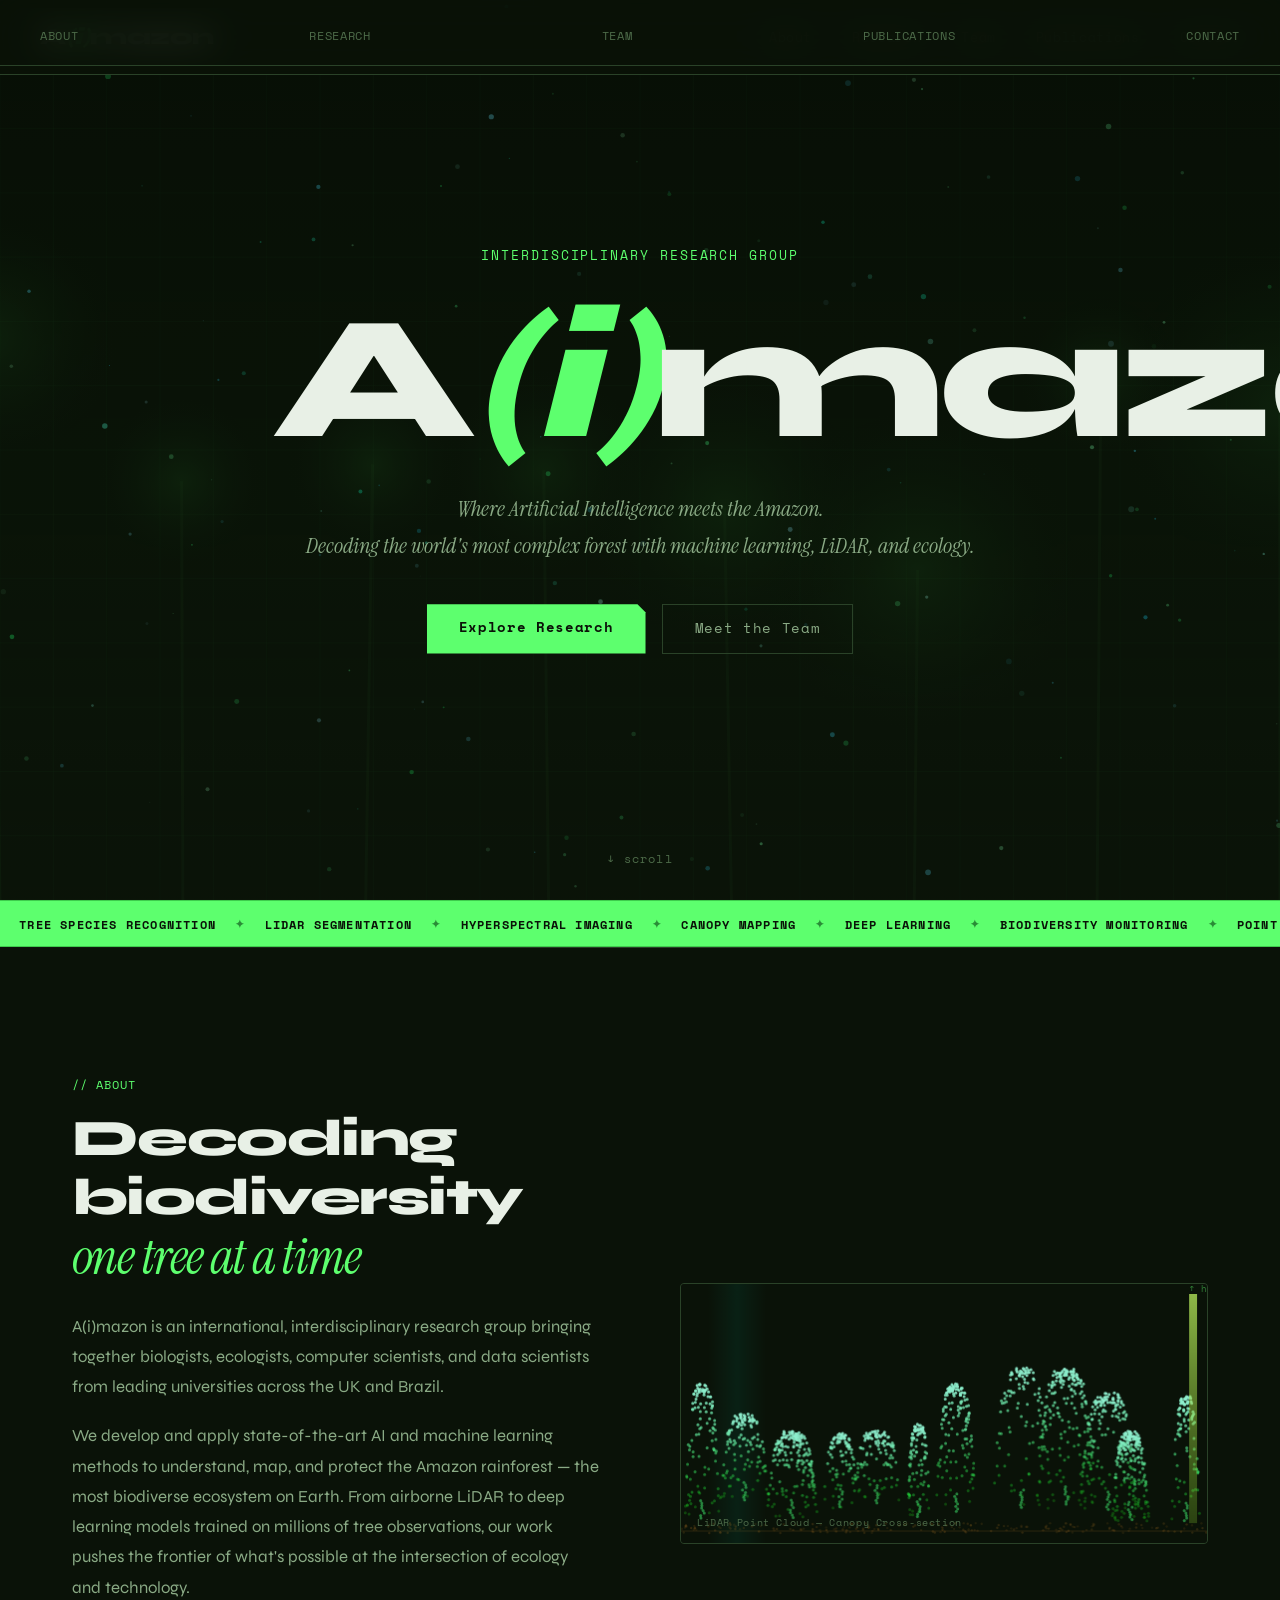
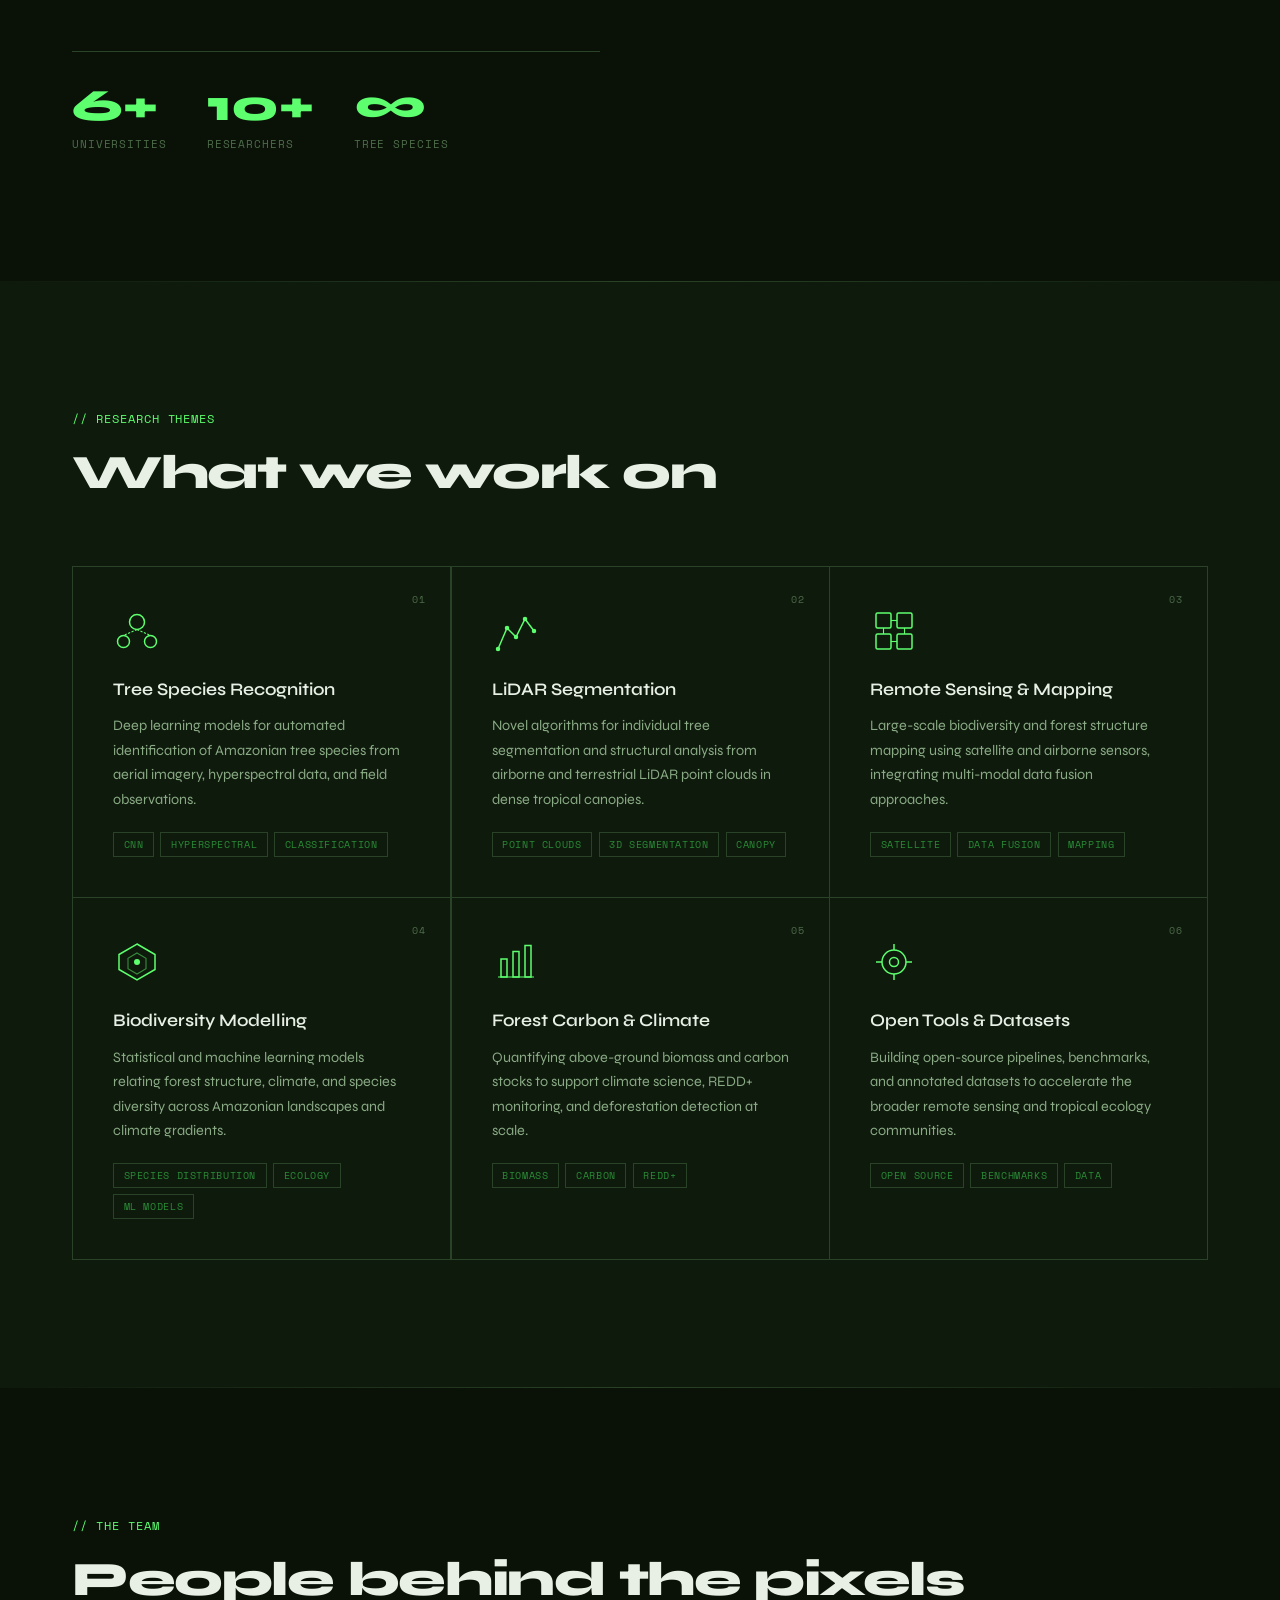
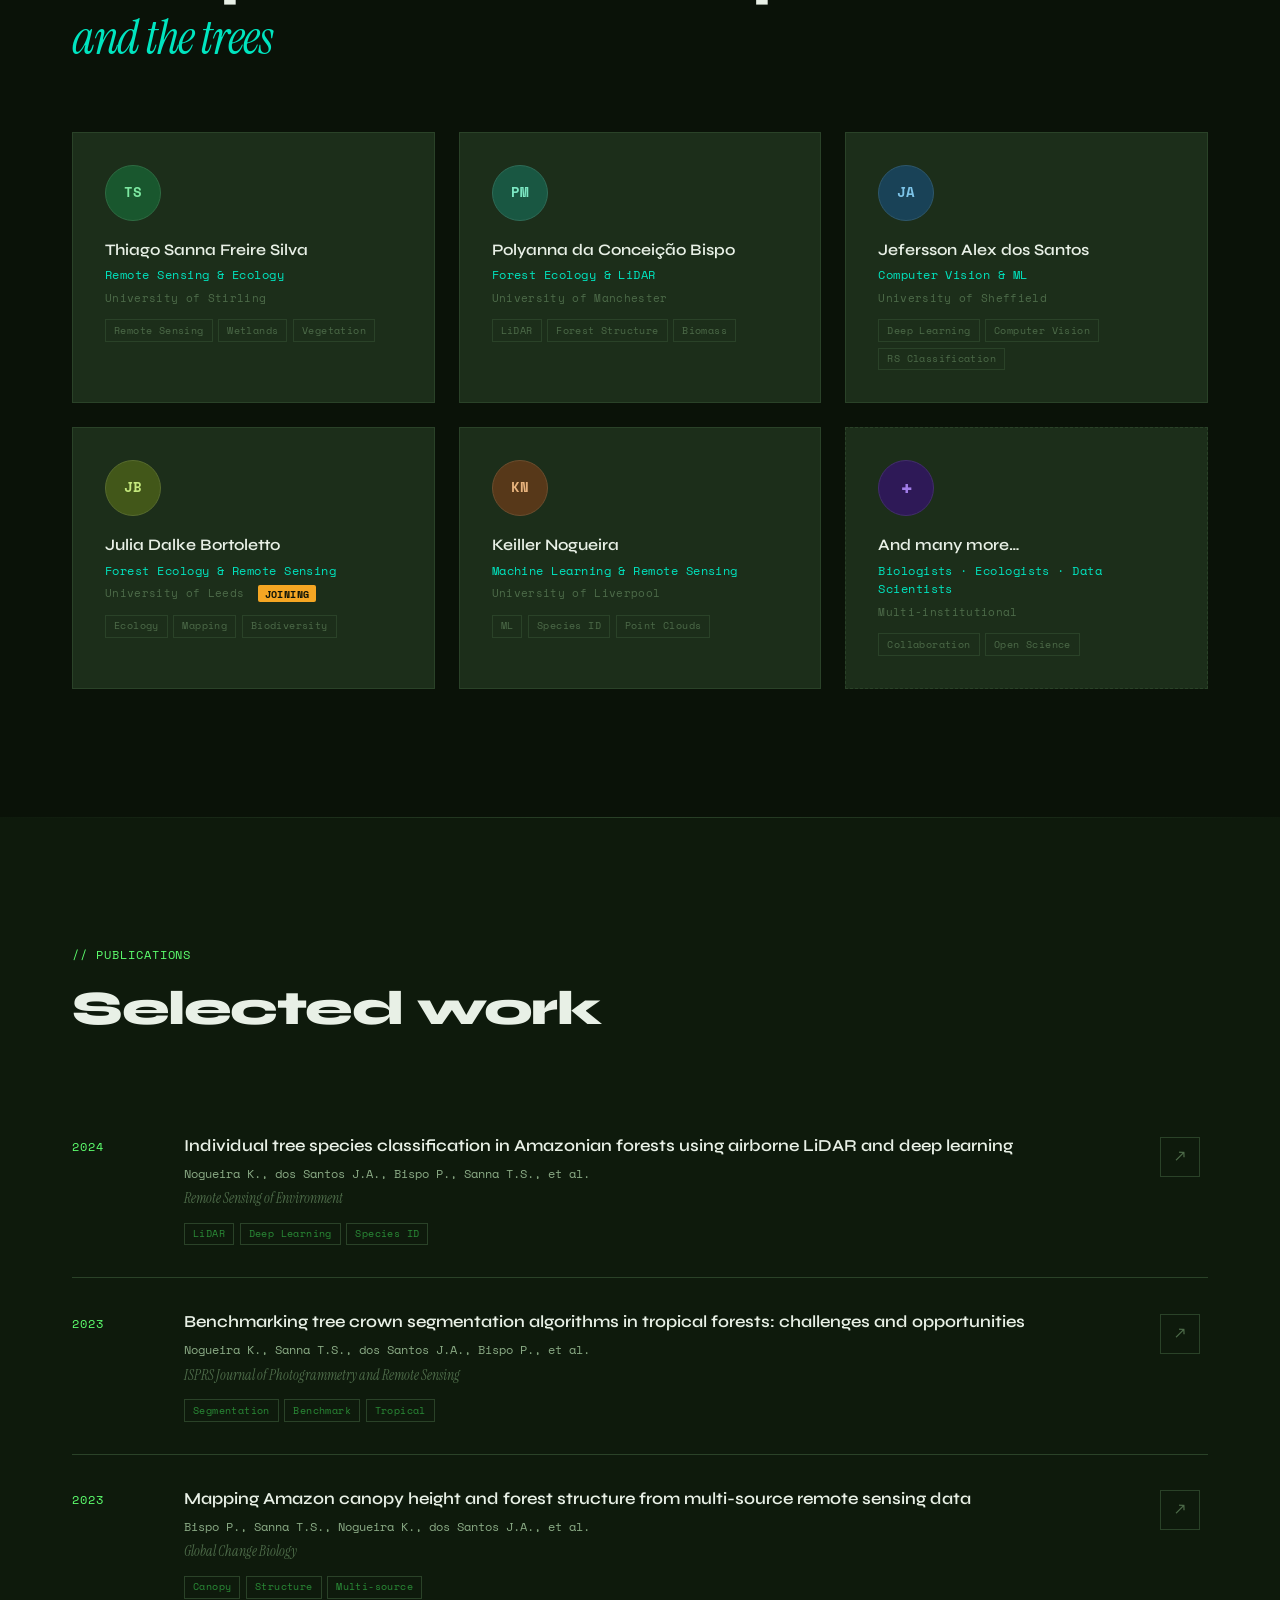
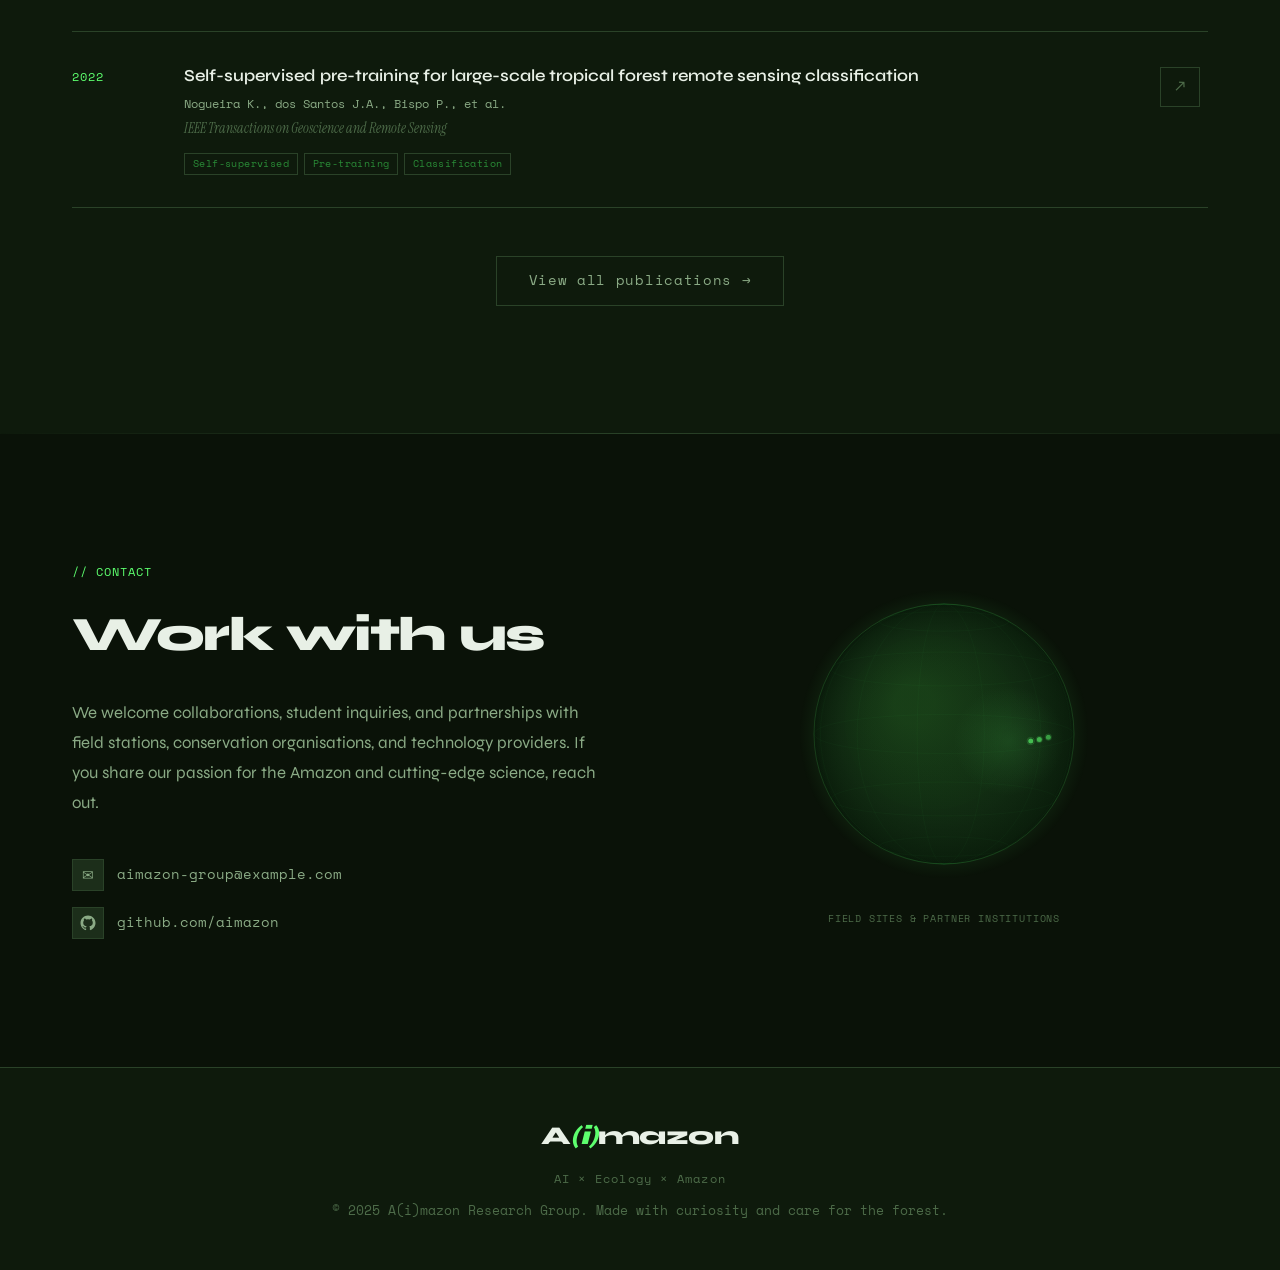
<file: index.html>
<!DOCTYPE html>
<html lang="en">
<head>
  <meta charset="UTF-8" />
  <meta name="viewport" content="width=device-width, initial-scale=1.0"/>
  <title>A(i)mazon — AI & Remote Sensing for Amazonian Biodiversity</title>
  <link rel="preconnect" href="https://fonts.googleapis.com">
  <link rel="preconnect" href="https://fonts.gstatic.com" crossorigin>
  <link href="https://fonts.googleapis.com/css2?family=Instrument+Serif:ital@0;1&family=Space+Mono:ital,wght@0,400;0,700;1,400&family=Syne:wght@400;600;800&display=swap" rel="stylesheet">
  <link rel="stylesheet" href="style.css"/>
</head>
<body>

  <!-- NAV -->
  <nav>
    <div class="nav-logo">A<span class="ai-bracket">(i)</span>mazon</div>
    <ul class="nav-links">
      <li><a href="#about">About</a></li>
      <li><a href="#research">Research</a></li>
      <li><a href="#team">Team</a></li>
      <li><a href="#publications">Publications</a></li>
      <li><a href="#contact">Contact</a></li>
    </ul>
    <button class="nav-burger" aria-label="menu">&#9776;</button>
  </nav>

  <!-- HERO -->
  <header class="hero" id="top">
    <canvas id="canopy-canvas"></canvas>
    <div class="hero-content">
      <div class="hero-eyebrow">Interdisciplinary Research Group</div>
      <h1 class="hero-title">
        A<span class="ai-bracket">(i)</span>mazon
      </h1>
      <p class="hero-sub">
        Where Artificial Intelligence meets the Amazon.<br>
        Decoding the world's most complex forest with machine learning, LiDAR, and ecology.
      </p>
      <div class="hero-cta">
        <a href="#research" class="btn-primary">Explore Research</a>
        <a href="#team" class="btn-ghost">Meet the Team</a>
      </div>
    </div>
    <div class="hero-scroll-hint">↓ scroll</div>
  </header>

  <!-- TICKER -->
  <div class="ticker-wrap">
    <div class="ticker">
      <span>Tree Species Recognition</span>
      <span class="sep">✦</span>
      <span>LiDAR Segmentation</span>
      <span class="sep">✦</span>
      <span>Hyperspectral Imaging</span>
      <span class="sep">✦</span>
      <span>Canopy Mapping</span>
      <span class="sep">✦</span>
      <span>Deep Learning</span>
      <span class="sep">✦</span>
      <span>Biodiversity Monitoring</span>
      <span class="sep">✦</span>
      <span>Point Cloud Analysis</span>
      <span class="sep">✦</span>
      <span>Remote Sensing</span>
      <span class="sep">✦</span>
      <span>Forest Ecology</span>
      <span class="sep">✦</span>
      <span>Tree Species Recognition</span>
      <span class="sep">✦</span>
      <span>LiDAR Segmentation</span>
      <span class="sep">✦</span>
      <span>Hyperspectral Imaging</span>
      <span class="sep">✦</span>
      <span>Canopy Mapping</span>
      <span class="sep">✦</span>
      <span>Deep Learning</span>
      <span class="sep">✦</span>
      <span>Biodiversity Monitoring</span>
      <span class="sep">✦</span>
      <span>Point Cloud Analysis</span>
      <span class="sep">✦</span>
      <span>Remote Sensing</span>
      <span class="sep">✦</span>
      <span>Forest Ecology</span>
    </div>
  </div>

  <!-- ABOUT -->
  <section class="about" id="about">
    <div class="container">
      <div class="about-grid">
        <div class="about-text">
          <span class="section-label">// About</span>
          <h2>Decoding biodiversity<br><em>one tree at a time</em></h2>
          <p>
            A(i)mazon is an international, interdisciplinary research group bringing together biologists, ecologists, computer scientists, and data scientists from leading universities across the UK and Brazil.
          </p>
          <p>
            We develop and apply state-of-the-art AI and machine learning methods to understand, map, and protect the Amazon rainforest — the most biodiverse ecosystem on Earth. From airborne LiDAR to deep learning models trained on millions of tree observations, our work pushes the frontier of what's possible at the intersection of ecology and technology.
          </p>
          <div class="about-stats">
            <div class="stat">
              <span class="stat-number">6+</span>
              <span class="stat-label">Universities</span>
            </div>
            <div class="stat">
              <span class="stat-number">10+</span>
              <span class="stat-label">Researchers</span>
            </div>
            <div class="stat">
              <span class="stat-number">∞</span>
              <span class="stat-label">Tree species</span>
            </div>
          </div>
        </div>
        <div class="about-visual">
          <div class="lidar-viz" id="lidar-viz">
            <canvas id="lidar-canvas"></canvas>
            <div class="lidar-label">LiDAR Point Cloud — Canopy Cross-section</div>
          </div>
        </div>
      </div>
    </div>
  </section>

  <!-- RESEARCH -->
  <section class="research" id="research">
    <div class="container">
      <div class="section-header">
        <span class="section-label">// Research Themes</span>
        <h2>What we work on</h2>
      </div>
      <div class="research-grid">
        <div class="research-card" data-index="01">
          <div class="card-icon">
            <svg viewBox="0 0 64 64" fill="none" xmlns="http://www.w3.org/2000/svg">
              <circle cx="32" cy="20" r="10" stroke="currentColor" stroke-width="2"/>
              <circle cx="14" cy="46" r="8" stroke="currentColor" stroke-width="2"/>
              <circle cx="50" cy="46" r="8" stroke="currentColor" stroke-width="2"/>
              <line x1="32" y1="30" x2="14" y2="38" stroke="currentColor" stroke-width="1.5" stroke-dasharray="3 2"/>
              <line x1="32" y1="30" x2="50" y2="38" stroke="currentColor" stroke-width="1.5" stroke-dasharray="3 2"/>
            </svg>
          </div>
          <h3>Tree Species Recognition</h3>
          <p>Deep learning models for automated identification of Amazonian tree species from aerial imagery, hyperspectral data, and field observations.</p>
          <ul class="card-tags">
            <li>CNN</li><li>Hyperspectral</li><li>Classification</li>
          </ul>
        </div>

        <div class="research-card" data-index="02">
          <div class="card-icon">
            <svg viewBox="0 0 64 64" fill="none" xmlns="http://www.w3.org/2000/svg">
              <polyline points="8,56 20,28 32,40 44,16 56,32" stroke="currentColor" stroke-width="2" fill="none"/>
              <circle cx="20" cy="28" r="3" fill="currentColor"/>
              <circle cx="32" cy="40" r="3" fill="currentColor"/>
              <circle cx="44" cy="16" r="3" fill="currentColor"/>
              <circle cx="8" cy="56" r="3" fill="currentColor"/>
              <circle cx="56" cy="32" r="3" fill="currentColor"/>
            </svg>
          </div>
          <h3>LiDAR Segmentation</h3>
          <p>Novel algorithms for individual tree segmentation and structural analysis from airborne and terrestrial LiDAR point clouds in dense tropical canopies.</p>
          <ul class="card-tags">
            <li>Point Clouds</li><li>3D Segmentation</li><li>Canopy</li>
          </ul>
        </div>

        <div class="research-card" data-index="03">
          <div class="card-icon">
            <svg viewBox="0 0 64 64" fill="none" xmlns="http://www.w3.org/2000/svg">
              <rect x="8" y="8" width="20" height="20" rx="2" stroke="currentColor" stroke-width="2"/>
              <rect x="36" y="8" width="20" height="20" rx="2" stroke="currentColor" stroke-width="2"/>
              <rect x="8" y="36" width="20" height="20" rx="2" stroke="currentColor" stroke-width="2"/>
              <rect x="36" y="36" width="20" height="20" rx="2" stroke="currentColor" stroke-width="2"/>
              <line x1="28" y1="18" x2="36" y2="18" stroke="currentColor" stroke-width="1.5"/>
              <line x1="18" y1="28" x2="18" y2="36" stroke="currentColor" stroke-width="1.5"/>
              <line x1="46" y1="28" x2="46" y2="36" stroke="currentColor" stroke-width="1.5"/>
              <line x1="28" y1="46" x2="36" y2="46" stroke="currentColor" stroke-width="1.5"/>
            </svg>
          </div>
          <h3>Remote Sensing & Mapping</h3>
          <p>Large-scale biodiversity and forest structure mapping using satellite and airborne sensors, integrating multi-modal data fusion approaches.</p>
          <ul class="card-tags">
            <li>Satellite</li><li>Data Fusion</li><li>Mapping</li>
          </ul>
        </div>

        <div class="research-card" data-index="04">
          <div class="card-icon">
            <svg viewBox="0 0 64 64" fill="none" xmlns="http://www.w3.org/2000/svg">
              <path d="M32 8 L56 22 L56 42 L32 56 L8 42 L8 22 Z" stroke="currentColor" stroke-width="2" fill="none"/>
              <path d="M32 20 L44 27 L44 41 L32 48 L20 41 L20 27 Z" stroke="currentColor" stroke-width="1.5" fill="none" opacity="0.5"/>
              <circle cx="32" cy="32" r="4" fill="currentColor"/>
            </svg>
          </div>
          <h3>Biodiversity Modelling</h3>
          <p>Statistical and machine learning models relating forest structure, climate, and species diversity across Amazonian landscapes and climate gradients.</p>
          <ul class="card-tags">
            <li>Species Distribution</li><li>Ecology</li><li>ML Models</li>
          </ul>
        </div>

        <div class="research-card" data-index="05">
          <div class="card-icon">
            <svg viewBox="0 0 64 64" fill="none" xmlns="http://www.w3.org/2000/svg">
              <rect x="12" y="28" width="8" height="24" stroke="currentColor" stroke-width="2"/>
              <rect x="28" y="18" width="8" height="34" stroke="currentColor" stroke-width="2"/>
              <rect x="44" y="10" width="8" height="42" stroke="currentColor" stroke-width="2"/>
              <line x1="8" y1="52" x2="56" y2="52" stroke="currentColor" stroke-width="1.5"/>
            </svg>
          </div>
          <h3>Forest Carbon & Climate</h3>
          <p>Quantifying above-ground biomass and carbon stocks to support climate science, REDD+ monitoring, and deforestation detection at scale.</p>
          <ul class="card-tags">
            <li>Biomass</li><li>Carbon</li><li>REDD+</li>
          </ul>
        </div>

        <div class="research-card" data-index="06">
          <div class="card-icon">
            <svg viewBox="0 0 64 64" fill="none" xmlns="http://www.w3.org/2000/svg">
              <circle cx="32" cy="32" r="16" stroke="currentColor" stroke-width="2"/>
              <circle cx="32" cy="32" r="6" stroke="currentColor" stroke-width="2"/>
              <line x1="32" y1="8" x2="32" y2="16" stroke="currentColor" stroke-width="2"/>
              <line x1="32" y1="48" x2="32" y2="56" stroke="currentColor" stroke-width="2"/>
              <line x1="8" y1="32" x2="16" y2="32" stroke="currentColor" stroke-width="2"/>
              <line x1="48" y1="32" x2="56" y2="32" stroke="currentColor" stroke-width="2"/>
            </svg>
          </div>
          <h3>Open Tools & Datasets</h3>
          <p>Building open-source pipelines, benchmarks, and annotated datasets to accelerate the broader remote sensing and tropical ecology communities.</p>
          <ul class="card-tags">
            <li>Open Source</li><li>Benchmarks</li><li>Data</li>
          </ul>
        </div>
      </div>
    </div>
  </section>

  <!-- TEAM -->
  <section class="team" id="team">
    <div class="container">
      <div class="section-header">
        <span class="section-label">// The Team</span>
        <h2>People behind the pixels<br><em>and the trees</em></h2>
      </div>
      <div class="team-grid">

        <div class="team-card">
          <div class="team-avatar" style="--hue:140">TS</div>
          <div class="team-info">
            <h3>Thiago Sanna Freire Silva</h3>
            <span class="team-role">Remote Sensing & Ecology</span>
            <span class="team-uni">University of Stirling</span>
            <div class="team-tags">
              <span>Remote Sensing</span>
              <span>Wetlands</span>
              <span>Vegetation</span>
            </div>
          </div>
        </div>

        <div class="team-card">
          <div class="team-avatar" style="--hue:160">PM</div>
          <div class="team-info">
            <h3>Polyanna da Conceição Bispo</h3>
            <span class="team-role">Forest Ecology & LiDAR</span>
            <span class="team-uni">University of Manchester</span>
            <div class="team-tags">
              <span>LiDAR</span>
              <span>Forest Structure</span>
              <span>Biomass</span>
            </div>
          </div>
        </div>

        <div class="team-card">
          <div class="team-avatar" style="--hue:200">JA</div>
          <div class="team-info">
            <h3>Jefersson Alex dos Santos</h3>
            <span class="team-role">Computer Vision & ML</span>
            <span class="team-uni">University of Sheffield</span>
            <div class="team-tags">
              <span>Deep Learning</span>
              <span>Computer Vision</span>
              <span>RS Classification</span>
            </div>
          </div>
        </div>

        <div class="team-card">
          <div class="team-avatar" style="--hue:80">JB</div>
          <div class="team-info">
            <h3>Julia Dalke Bortoletto</h3>
            <span class="team-role">Forest Ecology & Remote Sensing</span>
            <span class="team-uni">University of Leeds <span class="badge-new">Joining</span></span>
            <div class="team-tags">
              <span>Ecology</span>
              <span>Mapping</span>
              <span>Biodiversity</span>
            </div>
          </div>
        </div>

        <div class="team-card">
          <div class="team-avatar" style="--hue:30">KN</div>
          <div class="team-info">
            <h3>Keiller Nogueira</h3>
            <span class="team-role">Machine Learning & Remote Sensing</span>
            <span class="team-uni">University of Liverpool</span>
            <div class="team-tags">
              <span>ML</span>
              <span>Species ID</span>
              <span>Point Clouds</span>
            </div>
          </div>
        </div>

        <div class="team-card team-card--join">
          <div class="team-avatar" style="--hue:260">+</div>
          <div class="team-info">
            <h3>And many more…</h3>
            <span class="team-role">Biologists · Ecologists · Data Scientists</span>
            <span class="team-uni">Multi-institutional</span>
            <div class="team-tags">
              <span>Collaboration</span>
              <span>Open Science</span>
            </div>
          </div>
        </div>

      </div>
    </div>
  </section>

  <!-- PUBLICATIONS -->
  <section class="publications" id="publications">
    <div class="container">
      <div class="section-header">
        <span class="section-label">// Publications</span>
        <h2>Selected work</h2>
      </div>
      <div class="pub-list">

        <div class="pub-item">
          <div class="pub-year">2024</div>
          <div class="pub-body">
            <h4>Individual tree species classification in Amazonian forests using airborne LiDAR and deep learning</h4>
            <p class="pub-authors">Nogueira K., dos Santos J.A., Bispo P., Sanna T.S., et al.</p>
            <p class="pub-venue">Remote Sensing of Environment</p>
            <div class="pub-tags"><span>LiDAR</span><span>Deep Learning</span><span>Species ID</span></div>
          </div>
          <a href="#" class="pub-link" aria-label="View paper">↗</a>
        </div>

        <div class="pub-item">
          <div class="pub-year">2023</div>
          <div class="pub-body">
            <h4>Benchmarking tree crown segmentation algorithms in tropical forests: challenges and opportunities</h4>
            <p class="pub-authors">Nogueira K., Sanna T.S., dos Santos J.A., Bispo P., et al.</p>
            <p class="pub-venue">ISPRS Journal of Photogrammetry and Remote Sensing</p>
            <div class="pub-tags"><span>Segmentation</span><span>Benchmark</span><span>Tropical</span></div>
          </div>
          <a href="#" class="pub-link" aria-label="View paper">↗</a>
        </div>

        <div class="pub-item">
          <div class="pub-year">2023</div>
          <div class="pub-body">
            <h4>Mapping Amazon canopy height and forest structure from multi-source remote sensing data</h4>
            <p class="pub-authors">Bispo P., Sanna T.S., Nogueira K., dos Santos J.A., et al.</p>
            <p class="pub-venue">Global Change Biology</p>
            <div class="pub-tags"><span>Canopy</span><span>Structure</span><span>Multi-source</span></div>
          </div>
          <a href="#" class="pub-link" aria-label="View paper">↗</a>
        </div>

        <div class="pub-item">
          <div class="pub-year">2022</div>
          <div class="pub-body">
            <h4>Self-supervised pre-training for large-scale tropical forest remote sensing classification</h4>
            <p class="pub-authors">Nogueira K., dos Santos J.A., Bispo P., et al.</p>
            <p class="pub-venue">IEEE Transactions on Geoscience and Remote Sensing</p>
            <div class="pub-tags"><span>Self-supervised</span><span>Pre-training</span><span>Classification</span></div>
          </div>
          <a href="#" class="pub-link" aria-label="View paper">↗</a>
        </div>

      </div>
      <div class="pub-more">
        <a href="#" class="btn-ghost">View all publications →</a>
      </div>
    </div>
  </section>

  <!-- CONTACT / JOIN -->
  <section class="contact" id="contact">
    <div class="container">
      <div class="contact-inner">
        <div class="contact-text">
          <span class="section-label">// Contact</span>
          <h2>Work with us</h2>
          <p>We welcome collaborations, student inquiries, and partnerships with field stations, conservation organisations, and technology providers. If you share our passion for the Amazon and cutting-edge science, reach out.</p>
          <div class="contact-links">
            <a href="mailto:aimazon-group@example.com" class="contact-item">
              <span class="contact-icon">✉</span>
              aimazon-group@example.com
            </a>
            <a href="https://github.com/aimazon" class="contact-item" target="_blank" rel="noopener">
              <span class="contact-icon">
                <svg viewBox="0 0 24 24" fill="currentColor" width="18" height="18"><path d="M12 2C6.477 2 2 6.477 2 12c0 4.418 2.865 8.166 6.839 9.489.5.092.682-.217.682-.483 0-.237-.009-.868-.013-1.703-2.782.605-3.369-1.34-3.369-1.34-.454-1.154-1.11-1.462-1.11-1.462-.908-.62.069-.608.069-.608 1.003.07 1.531 1.03 1.531 1.03.892 1.529 2.341 1.087 2.91.831.091-.646.35-1.086.636-1.336-2.22-.253-4.555-1.11-4.555-4.943 0-1.091.39-1.984 1.029-2.683-.103-.253-.446-1.27.098-2.647 0 0 .84-.269 2.75 1.025A9.578 9.578 0 0 1 12 6.836a9.59 9.59 0 0 1 2.504.337c1.909-1.294 2.747-1.025 2.747-1.025.546 1.377.203 2.394.1 2.647.64.699 1.028 1.592 1.028 2.683 0 3.842-2.339 4.687-4.566 4.935.359.309.678.919.678 1.852 0 1.336-.012 2.415-.012 2.743 0 .267.18.579.688.481C19.138 20.163 22 16.418 22 12c0-5.523-4.477-10-10-10z"/></svg>
              </span>
              github.com/aimazon
            </a>
          </div>
        </div>
        <div class="contact-globe">
          <canvas id="globe-canvas"></canvas>
          <div class="globe-label">Field Sites & Partner Institutions</div>
        </div>
      </div>
    </div>
  </section>

  <!-- FOOTER -->
  <footer>
    <div class="container footer-inner">
      <div class="footer-logo">A<span class="ai-bracket">(i)</span>mazon</div>
      <p class="footer-tagline">AI × Ecology × Amazon</p>
      <p class="footer-copy">© 2025 A(i)mazon Research Group. Made with curiosity and care for the forest.</p>
      <nav class="footer-nav">
        <a href="#about">About</a>
        <a href="#research">Research</a>
        <a href="#team">Team</a>
        <a href="#publications">Publications</a>
        <a href="#contact">Contact</a>
      </nav>
    </div>
  </footer>

  <script src="main.js"></script>
</body>
</html>
</file>
<file: style.css>
/* ============================
   A(i)mazon — Stylesheet
   Aesthetic: Dark forest + neon data
   ============================ */

:root {
  --forest-deep: #0a1208;
  --forest-dark: #0e1a0c;
  --forest-mid: #152214;
  --forest-surface: #1c2e1a;
  --forest-border: #2a4228;
  --leaf-bright: #5dff6e;
  --leaf-mid: #3ecb4d;
  --leaf-muted: #2a8c37;
  --data-cyan: #00e5c0;
  --data-blue: #3ab6ff;
  --amber: #f5a623;
  --text-primary: #e8f0e6;
  --text-secondary: #8aaa85;
  --text-muted: #4d6b49;
  --font-display: 'Syne', sans-serif;
  --font-serif: 'Instrument Serif', serif;
  --font-mono: 'Space Mono', monospace;
}

*, *::before, *::after { box-sizing: border-box; margin: 0; padding: 0; }

html {
  scroll-behavior: smooth;
  font-size: 16px;
}

body {
  background: var(--forest-deep);
  color: var(--text-primary);
  font-family: var(--font-display);
  overflow-x: hidden;
  line-height: 1.6;
}

/* ---- SCROLLBAR ---- */
::-webkit-scrollbar { width: 6px; }
::-webkit-scrollbar-track { background: var(--forest-dark); }
::-webkit-scrollbar-thumb { background: var(--leaf-muted); border-radius: 3px; }

/* ---- UTILITIES ---- */
.container {
  max-width: 1200px;
  margin: 0 auto;
  padding: 0 2rem;
}

.section-label {
  font-family: var(--font-mono);
  font-size: 0.75rem;
  color: var(--leaf-bright);
  letter-spacing: 0.08em;
  text-transform: uppercase;
  display: block;
  margin-bottom: 1rem;
}

.ai-bracket {
  color: var(--leaf-bright);
  font-style: italic;
}

.btn-primary {
  display: inline-block;
  background: var(--leaf-bright);
  color: var(--forest-deep);
  padding: 0.8rem 2rem;
  text-decoration: none;
  font-family: var(--font-mono);
  font-size: 0.85rem;
  font-weight: 700;
  letter-spacing: 0.05em;
  transition: all 0.2s;
  clip-path: polygon(0 0, calc(100% - 8px) 0, 100% 8px, 100% 100%, 0 100%);
}

.btn-primary:hover {
  background: var(--data-cyan);
  transform: translate(-2px, -2px);
  box-shadow: 4px 4px 0 var(--leaf-muted);
}

.btn-ghost {
  display: inline-block;
  border: 1px solid var(--forest-border);
  color: var(--text-secondary);
  padding: 0.8rem 2rem;
  text-decoration: none;
  font-family: var(--font-mono);
  font-size: 0.85rem;
  letter-spacing: 0.05em;
  transition: all 0.2s;
}

.btn-ghost:hover {
  border-color: var(--leaf-bright);
  color: var(--leaf-bright);
}

/* ---- NAV ---- */
nav {
  position: fixed;
  top: 0; left: 0; right: 0;
  z-index: 100;
  display: flex;
  align-items: center;
  justify-content: space-between;
  padding: 1.2rem 2.5rem;
  background: rgba(10, 18, 8, 0.85);
  backdrop-filter: blur(16px);
  border-bottom: 1px solid var(--forest-border);
}

.nav-logo {
  font-family: var(--font-display);
  font-weight: 800;
  font-size: 1.4rem;
  letter-spacing: -0.02em;
  color: var(--text-primary);
}

.nav-links {
  display: flex;
  list-style: none;
  gap: 2.5rem;
}

.nav-links a {
  color: var(--text-secondary);
  text-decoration: none;
  font-family: var(--font-mono);
  font-size: 0.8rem;
  letter-spacing: 0.05em;
  transition: color 0.2s;
}

.nav-links a:hover { color: var(--leaf-bright); }

.nav-burger {
  display: none;
  background: none;
  border: none;
  color: var(--text-primary);
  font-size: 1.4rem;
  cursor: pointer;
}

/* ---- HERO ---- */
.hero {
  position: relative;
  min-height: 100vh;
  display: flex;
  align-items: center;
  justify-content: center;
  overflow: hidden;
}

#canopy-canvas {
  position: absolute;
  inset: 0;
  width: 100%;
  height: 100%;
  opacity: 0.55;
}

.hero-content {
  position: relative;
  z-index: 2;
  text-align: center;
  max-width: 800px;
  padding: 0 2rem;
  animation: fadeUp 1s ease both;
}

.hero-eyebrow {
  font-family: var(--font-mono);
  font-size: 0.8rem;
  color: var(--leaf-bright);
  letter-spacing: 0.15em;
  text-transform: uppercase;
  margin-bottom: 1.5rem;
  opacity: 0;
  animation: fadeUp 0.8s ease 0.2s both;
}

.hero-title {
  font-family: var(--font-display);
  font-weight: 800;
  font-size: clamp(5rem, 14vw, 11rem);
  line-height: 1;
  letter-spacing: -0.04em;
  color: var(--text-primary);
  margin-bottom: 1.5rem;
  opacity: 0;
  animation: fadeUp 0.8s ease 0.35s both;
}

.hero-sub {
  font-family: var(--font-serif);
  font-style: italic;
  font-size: clamp(1.1rem, 2.2vw, 1.35rem);
  color: var(--text-secondary);
  line-height: 1.7;
  margin-bottom: 2.5rem;
  opacity: 0;
  animation: fadeUp 0.8s ease 0.5s both;
}

.hero-cta {
  display: flex;
  gap: 1rem;
  justify-content: center;
  flex-wrap: wrap;
  opacity: 0;
  animation: fadeUp 0.8s ease 0.65s both;
}

.hero-scroll-hint {
  position: absolute;
  bottom: 2rem;
  left: 50%;
  transform: translateX(-50%);
  font-family: var(--font-mono);
  font-size: 0.75rem;
  color: var(--text-muted);
  letter-spacing: 0.1em;
  animation: bob 2s ease-in-out infinite;
}

/* ---- TICKER ---- */
.ticker-wrap {
  background: var(--leaf-bright);
  overflow: hidden;
  padding: 0.6rem 0;
  border-top: 1px solid var(--leaf-mid);
  border-bottom: 1px solid var(--leaf-mid);
}

.ticker {
  display: inline-flex;
  gap: 0;
  white-space: nowrap;
  animation: ticker 30s linear infinite;
}

.ticker span {
  font-family: var(--font-mono);
  font-size: 0.75rem;
  font-weight: 700;
  letter-spacing: 0.1em;
  color: var(--forest-deep);
  padding: 0 1.2rem;
  text-transform: uppercase;
}

.ticker .sep {
  color: var(--leaf-muted);
  font-size: 0.7rem;
  padding: 0;
}

/* ---- ABOUT ---- */
.about {
  padding: 8rem 0;
  position: relative;
}

.about::before {
  content: '';
  position: absolute;
  top: 0; left: 0; right: 0;
  height: 1px;
  background: linear-gradient(90deg, transparent, var(--forest-border), transparent);
}

.about-grid {
  display: grid;
  grid-template-columns: 1fr 1fr;
  gap: 5rem;
  align-items: center;
}

.about-text h2 {
  font-family: var(--font-display);
  font-size: clamp(2.2rem, 4vw, 3.2rem);
  font-weight: 800;
  line-height: 1.15;
  letter-spacing: -0.03em;
  margin-bottom: 1.5rem;
  color: var(--text-primary);
}

.about-text h2 em {
  font-family: var(--font-serif);
  font-weight: 400;
  color: var(--leaf-bright);
}

.about-text p {
  color: var(--text-secondary);
  font-size: 1.05rem;
  line-height: 1.8;
  margin-bottom: 1.2rem;
}

.about-stats {
  display: flex;
  gap: 2.5rem;
  margin-top: 3rem;
  padding-top: 2rem;
  border-top: 1px solid var(--forest-border);
}

.stat-number {
  display: block;
  font-family: var(--font-display);
  font-weight: 800;
  font-size: 2.8rem;
  color: var(--leaf-bright);
  line-height: 1;
}

.stat-label {
  font-family: var(--font-mono);
  font-size: 0.7rem;
  color: var(--text-muted);
  letter-spacing: 0.08em;
  text-transform: uppercase;
  margin-top: 0.4rem;
  display: block;
}

.lidar-viz {
  background: var(--forest-surface);
  border: 1px solid var(--forest-border);
  border-radius: 4px;
  overflow: hidden;
  position: relative;
}

#lidar-canvas {
  width: 100%;
  display: block;
}

.lidar-label {
  position: absolute;
  bottom: 0.8rem;
  left: 1rem;
  font-family: var(--font-mono);
  font-size: 0.65rem;
  color: var(--text-muted);
  letter-spacing: 0.06em;
}

/* ---- RESEARCH ---- */
.research {
  padding: 8rem 0;
  background: var(--forest-dark);
  position: relative;
}

.research::before, .research::after {
  content: '';
  position: absolute;
  left: 0; right: 0;
  height: 1px;
  background: linear-gradient(90deg, transparent, var(--forest-border), transparent);
}

.research::before { top: 0; }
.research::after { bottom: 0; }

.section-header {
  margin-bottom: 4rem;
}

.section-header h2 {
  font-family: var(--font-display);
  font-weight: 800;
  font-size: clamp(2rem, 4vw, 3rem);
  letter-spacing: -0.03em;
  line-height: 1.2;
  color: var(--text-primary);
  margin-top: 0.5rem;
}

.research-grid {
  display: grid;
  grid-template-columns: repeat(3, 1fr);
  gap: 1.5px;
  background: var(--forest-border);
  border: 1px solid var(--forest-border);
}

.research-card {
  background: var(--forest-dark);
  padding: 2.5rem;
  position: relative;
  transition: background 0.25s;
}

.research-card:hover {
  background: var(--forest-surface);
}

.research-card::before {
  content: attr(data-index);
  position: absolute;
  top: 1.5rem;
  right: 1.5rem;
  font-family: var(--font-mono);
  font-size: 0.65rem;
  color: var(--text-muted);
  letter-spacing: 0.08em;
}

.card-icon {
  width: 3rem;
  height: 3rem;
  color: var(--leaf-bright);
  margin-bottom: 1.5rem;
}

.research-card h3 {
  font-family: var(--font-display);
  font-weight: 600;
  font-size: 1.1rem;
  color: var(--text-primary);
  margin-bottom: 0.8rem;
  line-height: 1.3;
}

.research-card p {
  color: var(--text-secondary);
  font-size: 0.9rem;
  line-height: 1.7;
  margin-bottom: 1.2rem;
}

.card-tags {
  display: flex;
  flex-wrap: wrap;
  gap: 0.4rem;
  list-style: none;
}

.card-tags li {
  font-family: var(--font-mono);
  font-size: 0.65rem;
  letter-spacing: 0.06em;
  color: var(--leaf-muted);
  border: 1px solid var(--forest-border);
  padding: 0.2rem 0.6rem;
  text-transform: uppercase;
}

/* ---- TEAM ---- */
.team {
  padding: 8rem 0;
}

.team .section-header h2 em {
  font-family: var(--font-serif);
  font-weight: 400;
  color: var(--data-cyan);
  font-style: italic;
}

.team-grid {
  display: grid;
  grid-template-columns: repeat(3, 1fr);
  gap: 1.5rem;
}

.team-card {
  background: var(--forest-surface);
  border: 1px solid var(--forest-border);
  padding: 2rem;
  display: flex;
  flex-direction: column;
  gap: 1.2rem;
  transition: border-color 0.2s, transform 0.2s;
  position: relative;
  overflow: hidden;
}

.team-card::after {
  content: '';
  position: absolute;
  bottom: 0; left: 0; right: 0;
  height: 2px;
  background: linear-gradient(90deg, var(--leaf-bright), var(--data-cyan));
  transform: scaleX(0);
  transform-origin: left;
  transition: transform 0.3s;
}

.team-card:hover {
  border-color: var(--leaf-bright);
  transform: translateY(-3px);
}

.team-card:hover::after { transform: scaleX(1); }

.team-avatar {
  width: 3.5rem;
  height: 3.5rem;
  border-radius: 50%;
  background: color-mix(in srgb, hsl(var(--hue, 140), 55%, 22%) 100%, transparent);
  display: flex;
  align-items: center;
  justify-content: center;
  font-family: var(--font-mono);
  font-weight: 700;
  font-size: 0.85rem;
  color: hsl(var(--hue, 140), 70%, 70%);
  border: 1px solid hsl(var(--hue, 140), 40%, 30%);
  flex-shrink: 0;
}

.team-info h3 {
  font-family: var(--font-display);
  font-weight: 600;
  font-size: 1rem;
  color: var(--text-primary);
  line-height: 1.3;
  margin-bottom: 0.35rem;
}

.team-role {
  display: block;
  font-family: var(--font-mono);
  font-size: 0.72rem;
  color: var(--data-cyan);
  letter-spacing: 0.04em;
  margin-bottom: 0.25rem;
}

.team-uni {
  display: block;
  font-family: var(--font-mono);
  font-size: 0.7rem;
  color: var(--text-muted);
  letter-spacing: 0.03em;
  margin-bottom: 0.8rem;
}

.badge-new {
  background: var(--amber);
  color: var(--forest-deep);
  font-size: 0.6rem;
  font-weight: 700;
  padding: 0.1rem 0.4rem;
  border-radius: 2px;
  margin-left: 0.4rem;
  vertical-align: middle;
  letter-spacing: 0.05em;
  text-transform: uppercase;
}

.team-tags {
  display: flex;
  flex-wrap: wrap;
  gap: 0.35rem;
}

.team-tags span {
  font-family: var(--font-mono);
  font-size: 0.62rem;
  color: var(--text-muted);
  border: 1px solid var(--forest-border);
  padding: 0.15rem 0.5rem;
  letter-spacing: 0.04em;
}

.team-card--join {
  border-style: dashed;
  border-color: var(--forest-border);
}

.team-card--join .team-avatar {
  font-size: 1.4rem;
}

/* ---- PUBLICATIONS ---- */
.publications {
  padding: 8rem 0;
  background: var(--forest-dark);
  position: relative;
}

.publications::before, .publications::after {
  content: '';
  position: absolute;
  left: 0; right: 0;
  height: 1px;
  background: linear-gradient(90deg, transparent, var(--forest-border), transparent);
}

.publications::before { top: 0; }
.publications::after { bottom: 0; }

.pub-list {
  display: flex;
  flex-direction: column;
  gap: 0;
}

.pub-item {
  display: grid;
  grid-template-columns: 80px 1fr 48px;
  gap: 2rem;
  align-items: start;
  padding: 2rem 0;
  border-bottom: 1px solid var(--forest-border);
  transition: background 0.2s;
  position: relative;
}

.pub-item::before {
  content: '';
  position: absolute;
  left: -2rem; right: -2rem; top: 0; bottom: 0;
  background: var(--forest-surface);
  opacity: 0;
  transition: opacity 0.2s;
  z-index: -1;
}

.pub-item:hover::before { opacity: 1; }

.pub-year {
  font-family: var(--font-mono);
  font-size: 0.75rem;
  color: var(--leaf-bright);
  letter-spacing: 0.08em;
  padding-top: 0.2rem;
}

.pub-body h4 {
  font-family: var(--font-display);
  font-weight: 600;
  font-size: 1.05rem;
  color: var(--text-primary);
  line-height: 1.4;
  margin-bottom: 0.4rem;
}

.pub-authors {
  font-family: var(--font-mono);
  font-size: 0.75rem;
  color: var(--text-secondary);
  margin-bottom: 0.25rem;
}

.pub-venue {
  font-family: var(--font-serif);
  font-style: italic;
  font-size: 0.9rem;
  color: var(--text-muted);
  margin-bottom: 0.8rem;
}

.pub-tags {
  display: flex;
  flex-wrap: wrap;
  gap: 0.35rem;
}

.pub-tags span {
  font-family: var(--font-mono);
  font-size: 0.62rem;
  color: var(--leaf-muted);
  border: 1px solid var(--forest-border);
  padding: 0.15rem 0.5rem;
  letter-spacing: 0.04em;
}

.pub-link {
  display: flex;
  align-items: center;
  justify-content: center;
  width: 2.5rem;
  height: 2.5rem;
  border: 1px solid var(--forest-border);
  color: var(--text-muted);
  text-decoration: none;
  font-size: 1rem;
  transition: all 0.2s;
  margin-top: 0.2rem;
}

.pub-link:hover {
  border-color: var(--leaf-bright);
  color: var(--leaf-bright);
}

.pub-more {
  margin-top: 3rem;
  text-align: center;
}

/* ---- CONTACT ---- */
.contact {
  padding: 8rem 0;
}

.contact-inner {
  display: grid;
  grid-template-columns: 1fr 1fr;
  gap: 5rem;
  align-items: center;
}

.contact-text h2 {
  font-family: var(--font-display);
  font-size: clamp(2.2rem, 4vw, 3rem);
  font-weight: 800;
  letter-spacing: -0.03em;
  margin-bottom: 1.5rem;
  color: var(--text-primary);
}

.contact-text p {
  color: var(--text-secondary);
  font-size: 1.05rem;
  line-height: 1.8;
  margin-bottom: 2.5rem;
}

.contact-links {
  display: flex;
  flex-direction: column;
  gap: 1rem;
}

.contact-item {
  display: flex;
  align-items: center;
  gap: 0.8rem;
  color: var(--text-secondary);
  text-decoration: none;
  font-family: var(--font-mono);
  font-size: 0.85rem;
  transition: color 0.2s;
}

.contact-item:hover { color: var(--leaf-bright); }

.contact-icon {
  width: 2rem;
  height: 2rem;
  display: flex;
  align-items: center;
  justify-content: center;
  background: var(--forest-surface);
  border: 1px solid var(--forest-border);
  font-size: 0.9rem;
  flex-shrink: 0;
}

.contact-globe {
  position: relative;
  display: flex;
  flex-direction: column;
  align-items: center;
  gap: 1rem;
}

#globe-canvas {
  width: 320px;
  height: 320px;
  display: block;
}

.globe-label {
  font-family: var(--font-mono);
  font-size: 0.65rem;
  color: var(--text-muted);
  letter-spacing: 0.08em;
  text-transform: uppercase;
  text-align: center;
}

/* ---- FOOTER ---- */
footer {
  background: var(--forest-dark);
  border-top: 1px solid var(--forest-border);
  padding: 3rem 0;
}

.footer-inner {
  display: flex;
  flex-direction: column;
  align-items: center;
  gap: 0.8rem;
  text-align: center;
}

.footer-logo {
  font-family: var(--font-display);
  font-weight: 800;
  font-size: 1.6rem;
  letter-spacing: -0.02em;
}

.footer-tagline {
  font-family: var(--font-mono);
  font-size: 0.75rem;
  color: var(--text-muted);
  letter-spacing: 0.1em;
}

.footer-copy {
  font-size: 0.8rem;
  color: var(--text-muted);
  font-family: var(--font-mono);
}

.footer-nav {
  display: flex;
  gap: 2rem;
  margin-top: 0.5rem;
}

.footer-nav a {
  font-family: var(--font-mono);
  font-size: 0.72rem;
  color: var(--text-muted);
  text-decoration: none;
  letter-spacing: 0.06em;
  text-transform: uppercase;
  transition: color 0.2s;
}

.footer-nav a:hover { color: var(--leaf-bright); }

/* ---- ANIMATIONS ---- */
@keyframes fadeUp {
  from { opacity: 0; transform: translateY(24px); }
  to { opacity: 1; transform: translateY(0); }
}

@keyframes bob {
  0%, 100% { transform: translateX(-50%) translateY(0); }
  50% { transform: translateX(-50%) translateY(6px); }
}

@keyframes ticker {
  from { transform: translateX(0); }
  to { transform: translateX(-50%); }
}

/* ---- RESPONSIVE ---- */
@media (max-width: 1024px) {
  .research-grid { grid-template-columns: repeat(2, 1fr); }
  .team-grid { grid-template-columns: repeat(2, 1fr); }
}

@media (max-width: 768px) {
  .nav-links { display: none; }
  .nav-burger { display: block; }
  nav.open .nav-links {
    display: flex;
    flex-direction: column;
    position: fixed;
    inset: 0;
    background: var(--forest-deep);
    align-items: center;
    justify-content: center;
    font-size: 1.5rem;
    gap: 2.5rem;
  }

  .about-grid { grid-template-columns: 1fr; }
  .research-grid { grid-template-columns: 1fr; }
  .team-grid { grid-template-columns: 1fr; }
  .contact-inner { grid-template-columns: 1fr; }
  .about-stats { gap: 1.5rem; }
  .pub-item { grid-template-columns: 60px 1fr; }
  .pub-link { display: none; }
  #globe-canvas { width: 240px; height: 240px; }
  .hero-cta { flex-direction: column; align-items: center; }
}
</file>
